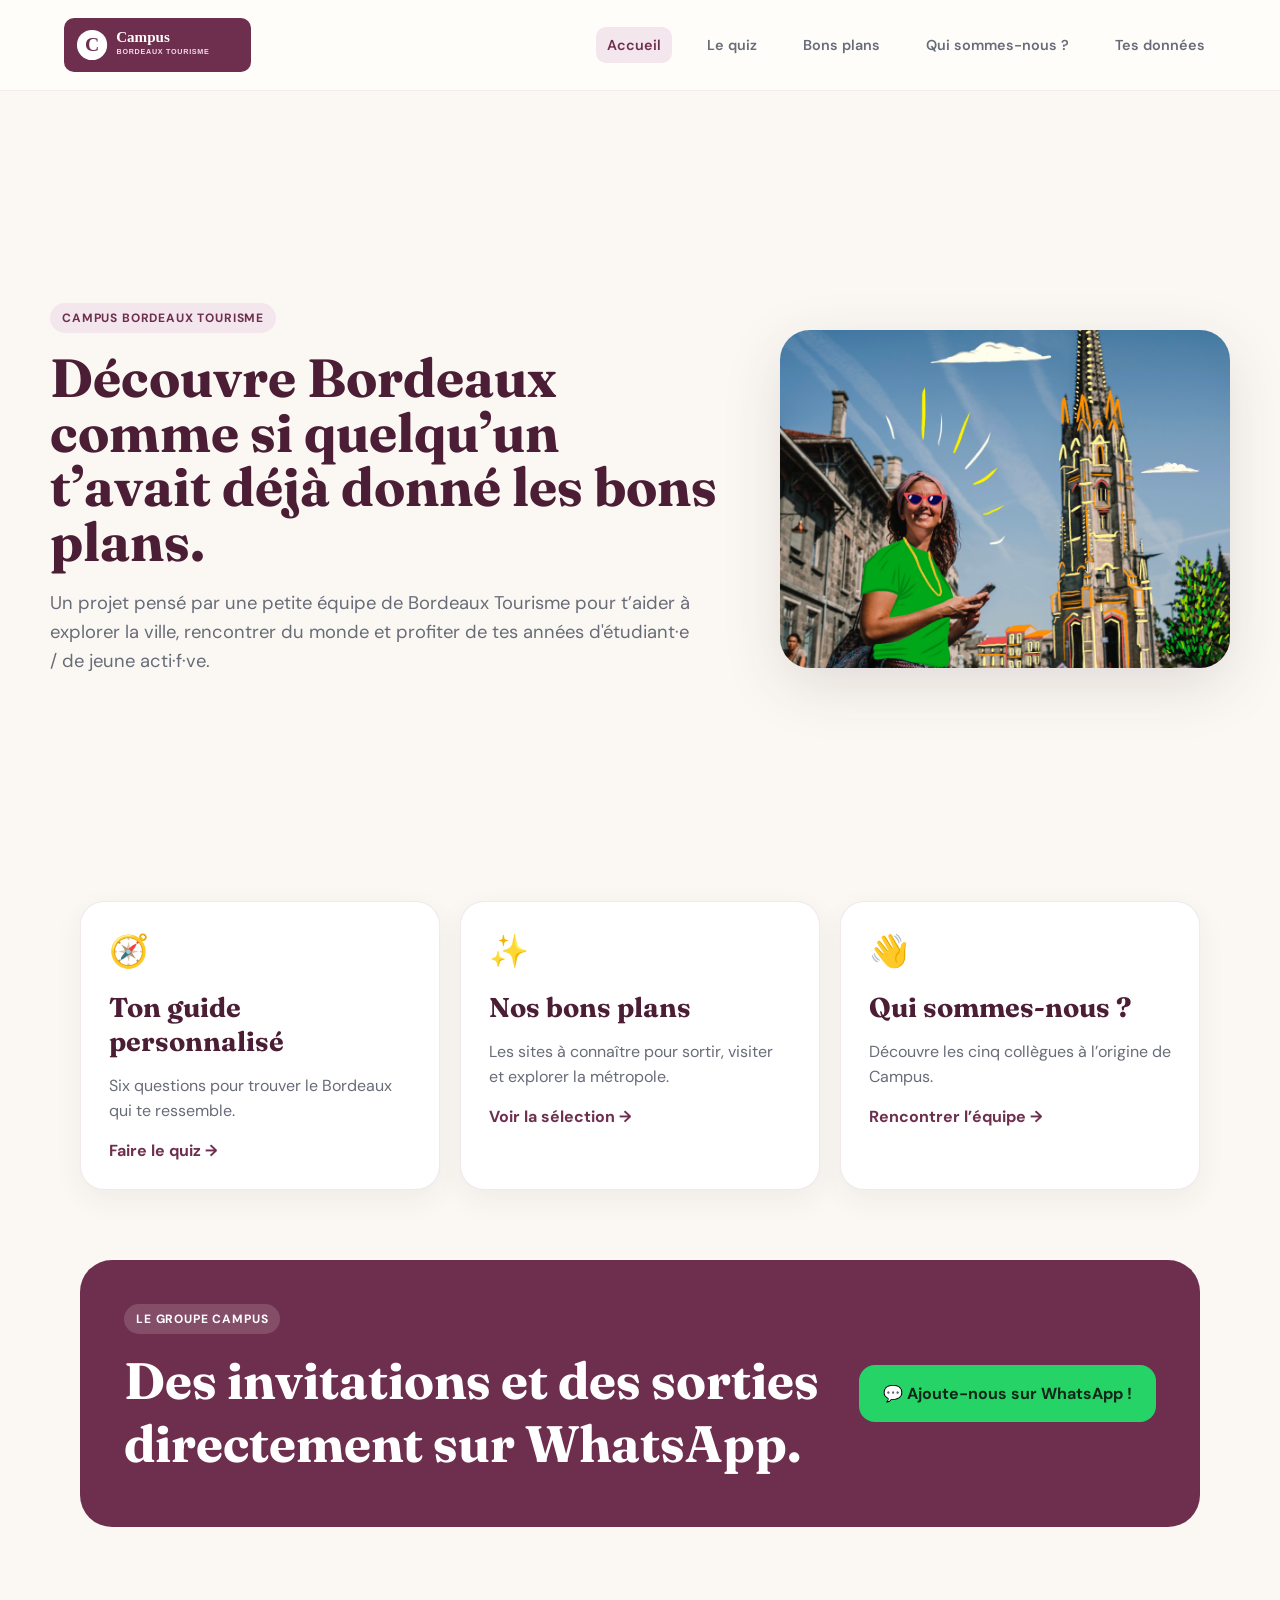
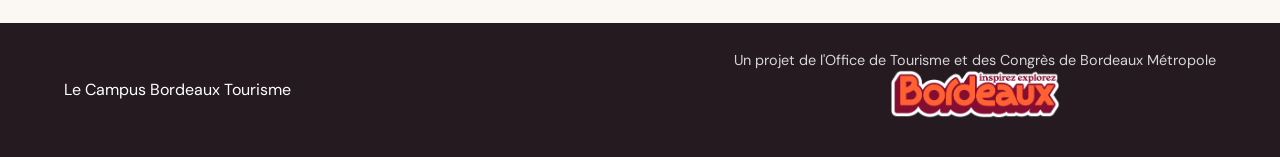
<file: index.html>
<!DOCTYPE html>
<html lang="fr">
<head>
  <meta charset="UTF-8">
  <meta name="viewport" content="width=device-width, initial-scale=1.0">
  <title>Campus Bordeaux Tourisme</title>
  <meta name="description" content="Découvre Campus Bordeaux Tourisme, le quiz étudiant et nos bons plans.">
  <link rel="preconnect" href="https://fonts.googleapis.com">
  <link rel="preconnect" href="https://fonts.gstatic.com" crossorigin>
  <link href="https://fonts.googleapis.com/css2?family=DM+Sans:wght@400;500;600;700&family=Fraunces:opsz,wght@9..144,700&display=swap" rel="stylesheet">
  <link rel="stylesheet" href="style.css">
</head>
<body data-page="home">
  <div data-site-header></div>

  <main>
    <section class="home-hero compact-hero">
      <div class="hero-copy">
        <div class="eyebrow">Campus Bordeaux Tourisme</div>
        <h1>Découvre Bordeaux comme si quelqu’un t’avait déjà donné les bons plans.</h1>
        <p>
          Un projet pensé par une petite équipe de Bordeaux Tourisme pour t’aider à explorer la ville,
          rencontrer du monde et profiter de tes années d'étudiant·e / de jeune acti·f·ve.
        </p>


      </div>
      <div class="hero-image-wrap"><img src="assets/illustration-saint-michel.jpg" class="hero-image"></div>
    </section>

    <section class="home-cards">
      <a href="quiz.html" class="home-card">
        <span class="home-card-icon">🧭</span>
        <h2>Ton guide personnalisé</h2>
        <p>Six questions pour trouver le Bordeaux qui te ressemble.</p>
        <strong>Faire le quiz →</strong>
      </a>
      <a href="bons-plans.html" class="home-card">
        <span class="home-card-icon">✨</span>
        <h2>Nos bons plans</h2>
        <p>Les sites à connaître pour sortir, visiter et explorer la métropole.</p>
        <strong>Voir la sélection →</strong>
      </a>
      <a href="equipe.html" class="home-card">
        <span class="home-card-icon">👋</span>
        <h2>Qui sommes-nous ?</h2>
        <p>Découvre les cinq collègues à l’origine de Campus.</p>
        <strong>Rencontrer l’équipe →</strong>
      </a>
    </section>

    <section class="whatsapp-banner compact-banner">
      <div>
        <span class="eyebrow light">Le groupe Campus</span>
        <h2>Des invitations et des sorties directement sur WhatsApp.</h2>
      </div>
      <a class="whatsapp-button large whatsapp-link" href="#" target="_blank" rel="noopener">
        💬 Ajoute-nous sur WhatsApp !
      </a>
    </section>
  </main>
  <div data-site-footer></div>
  <script src="components.js"></script>
</body>
</html>
</file>
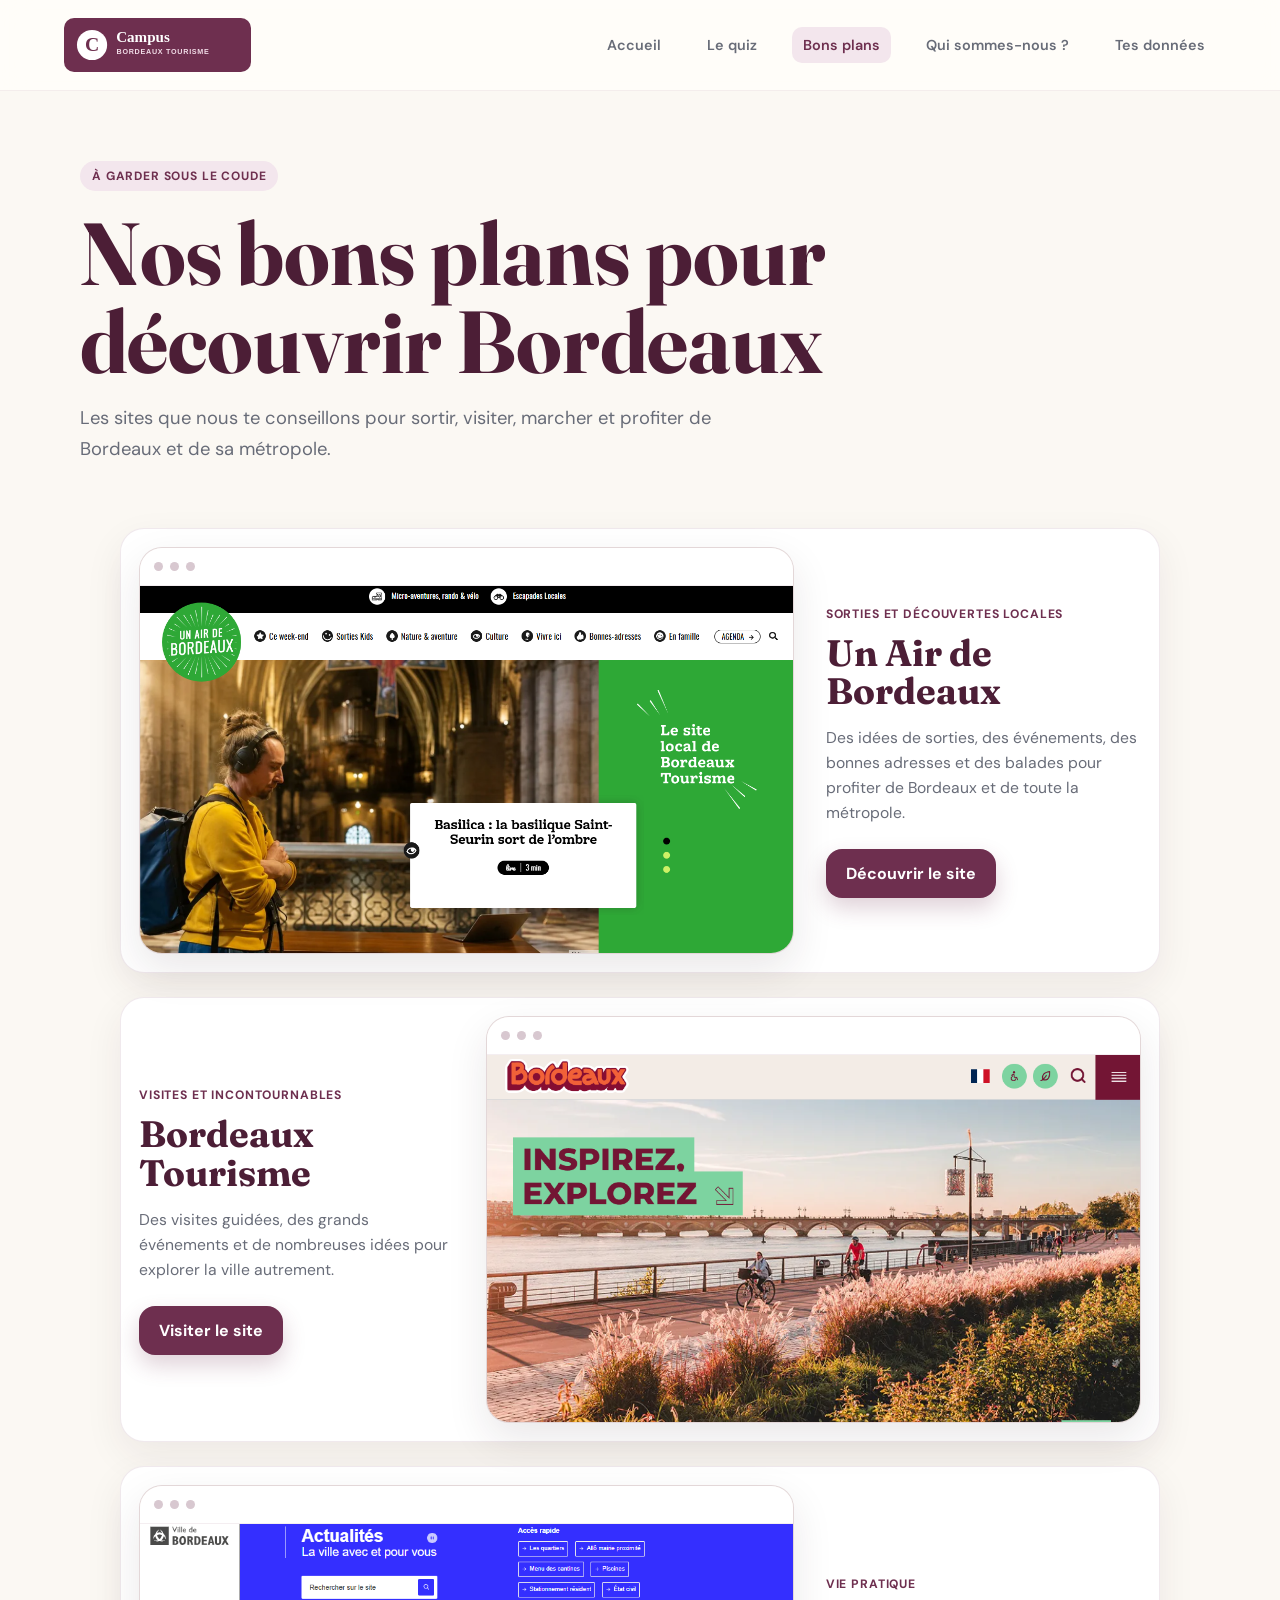
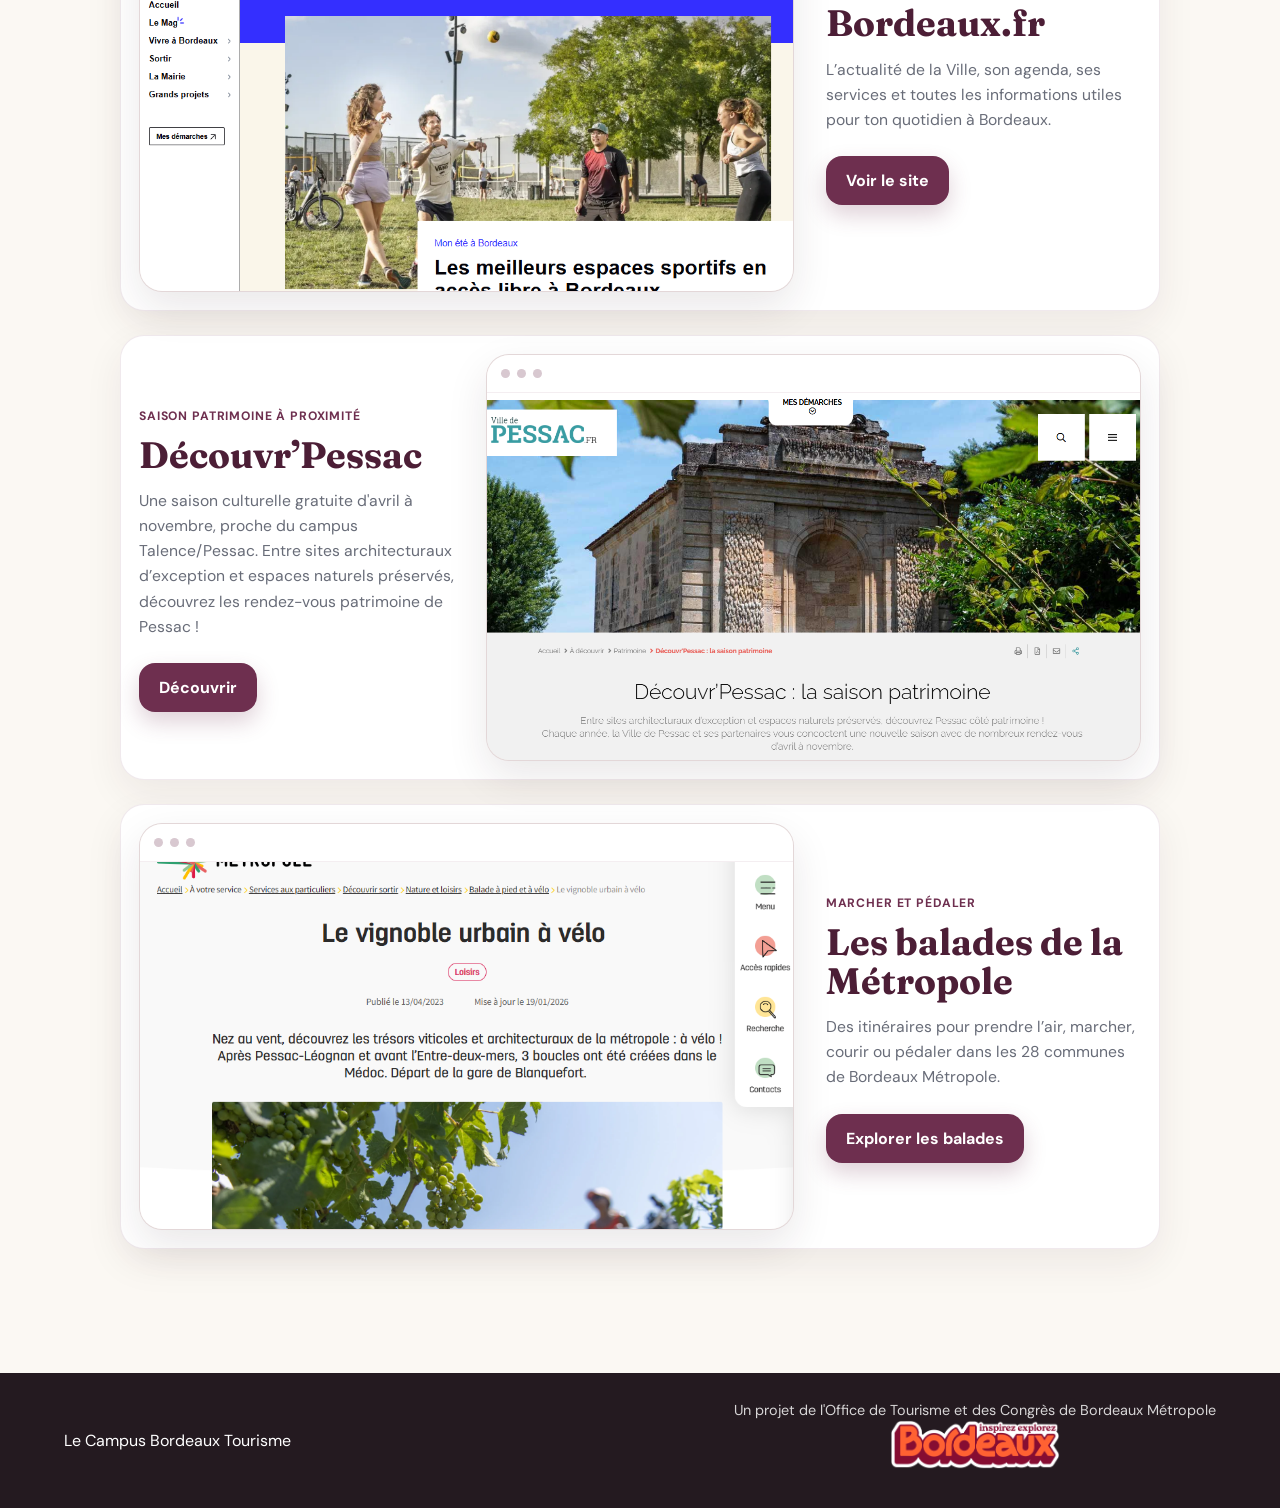
<file: bons-plans.html>
<!DOCTYPE html>
<html lang="fr">
<head>
  <meta charset="UTF-8">
  <meta name="viewport" content="width=device-width, initial-scale=1.0">
  <title>Bons plans – Campus Bordeaux Tourisme</title>
  <meta name="description" content="Les sites et ressources recommandés pour découvrir Bordeaux.">
  <link rel="preconnect" href="https://fonts.googleapis.com">
  <link rel="preconnect" href="https://fonts.gstatic.com" crossorigin>
  <link href="https://fonts.googleapis.com/css2?family=DM+Sans:wght@400;500;600;700&family=Fraunces:opsz,wght@9..144,700&display=swap" rel="stylesheet">
  <link rel="stylesheet" href="style.css">

  <style>
    .resources-section{
      width:min(1040px,calc(100% - 40px));
      margin:0 auto;
      padding:20px 0 100px;
    }

    .resource-card{
      display:grid;
      grid-template-columns:minmax(0,1.35fr) minmax(280px,.65fr);
      gap:32px;
      align-items:center;
      padding:18px;
      margin-bottom:24px;
      background:#fff;
      border:1px solid rgba(110,47,79,.1);
      border-radius:24px;
      box-shadow:0 14px 38px rgba(52,31,44,.07);
    }

    .resource-card.reverse{
      grid-template-columns:minmax(280px,.65fr) minmax(0,1.35fr);
    }

    .resource-card.reverse .resource-preview{
      order:2;
    }

    .resource-card.reverse .resource-content{
      order:1;
    }

    .resource-preview{
      overflow:hidden;
      border:1px solid rgba(110,47,79,.13);
      border-radius:23px;
      background:#f5f0ec;
      box-shadow:0 16px 40px rgba(52,31,44,.1);
    }

    .browser-bar{
      height:38px;
      display:flex;
      align-items:center;
      gap:7px;
      padding:0 14px;
      background:#fff;
      border-bottom:1px solid rgba(110,47,79,.08);
    }

    .browser-bar span{
      width:9px;
      height:9px;
      border-radius:50%;
      background:#d8c8d0;
    }

    .screenshot-placeholder{
      min-height:250px;
      aspect-ratio:16/9;
      display:flex;
      flex-direction:column;
      align-items:center;
      justify-content:center;
      padding:18px;
      text-align:center;
      background:
        linear-gradient(135deg,rgba(110,47,79,.07),rgba(240,201,95,.16)),
        #f7f2ee;
      color:var(--accent-dark);
    }

    .screenshot-placeholder strong{
      font-family:"Fraunces",serif;
      font-size:clamp(1.4rem,2.5vw,2.1rem);
    }

    .screenshot-placeholder small{
      margin-top:10px;
      color:var(--muted);
    }

    .resource-label{
      display:inline-block;
      margin-bottom:12px;
      color:var(--accent);
      font-size:.76rem;
      font-weight:700;
      letter-spacing:.07em;
      text-transform:uppercase;
    }

    .resource-content h2{
      margin:0 0 14px;
      font-family:"Fraunces",serif;
      font-size:clamp(1.7rem,3vw,2.3rem);
      line-height:1.05;
      color:var(--accent-dark);
    }

    .resource-content p{
      margin:0 0 24px;
      color:var(--muted);
      font-size:.98rem;
      line-height:1.6;
    }

    @media(max-width:900px){
      .resource-card,
      .resource-card.reverse{
        grid-template-columns:1fr;
        gap:20px;
        padding:18px;
      }

      .resource-card.reverse .resource-preview,
      .resource-card.reverse .resource-content{
        order:initial;
      }

      .screenshot-placeholder{
        min-height:200px;
      }
    }

    @media(max-width:560px){
      .resources-section{
        width:min(100% - 22px,1120px);
      }

      .resource-card{
        border-radius:22px;
        padding:14px;
      }

      .resource-preview{
        border-radius:17px;
      }

      .resource-content{
        padding:4px 6px 10px;
      }

      .screenshot-placeholder{
        min-height:160px;
      }

      .resource-content .primary{
        width:100%;
      }
    }
  </style>

</head>
<body data-page="plans">
  <div data-site-header></div>


  <main class="page-main">
    <section class="page-intro">
      <div class="eyebrow">À garder sous le coude</div>
      <h1>Nos bons plans pour découvrir Bordeaux</h1>
      <p>
        Les sites que nous te conseillons pour sortir, visiter, marcher
        et profiter de Bordeaux et de sa métropole.
      </p>
    </section>

    <section class="resources-section">
      <article class="resource-card">
        <div class="resource-preview">
          <div class="browser-bar" aria-hidden="true">
            <span></span><span></span><span></span>
          </div>
          <div class="cont-screenshot-bons-plans">
            <img src="assets/capture-uadb.png">
          </div>
        </div>
        <div class="resource-content">
          <span class="resource-label">Sorties et découvertes locales</span>
          <h2>Un Air de Bordeaux</h2>
          <p>
            Des idées de sorties, des événements, des bonnes adresses et des balades
            pour profiter de Bordeaux et de toute la métropole.
          </p>
          <a class="primary compact" href="https://www.unairdebordeaux.fr/" target="_blank" rel="noopener">
            Découvrir le site
          </a>
        </div>
      </article>

      <article class="resource-card reverse">
        <div class="resource-preview">
          <div class="browser-bar" aria-hidden="true">
            <span></span><span></span><span></span>
          </div>
          <div class="cont-screenshot-bons-plans">
            <img src="assets/capture-bordeaux-tourisme.png">
          </div>
        </div>
        <div class="resource-content">
          <span class="resource-label">Visites et incontournables</span>
          <h2>Bordeaux Tourisme</h2>
          <p>
            Des visites guidées, des grands événements et de nombreuses idées
            pour explorer la ville autrement.
          </p>
          <a class="primary compact" href="https://www.bordeaux-tourisme.com/" target="_blank" rel="noopener">
            Visiter le site
          </a>
        </div>
      </article>

      <article class="resource-card">
        <div class="resource-preview">
          <div class="browser-bar" aria-hidden="true">
            <span></span><span></span><span></span>
          </div>
          <div class="cont-screenshot-bons-plans">
            <img src="assets/capture-site-ville-bordeaux.png">
          </div>
        </div>
        <div class="resource-content">
          <span class="resource-label">Vie pratique</span>
          <h2>Bordeaux.fr</h2>
          <p>
            L’actualité de la Ville, son agenda, ses services et toutes les
            informations utiles pour ton quotidien à Bordeaux.
          </p>
          <a class="primary compact" href="https://www.bordeaux.fr/" target="_blank" rel="noopener">
            Voir le site
          </a>
        </div>
      </article>

      <article class="resource-card reverse">
        <div class="resource-preview">
          <div class="browser-bar" aria-hidden="true">
            <span></span><span></span><span></span>
          </div>
          <div class="cont-screenshot-bons-plans">
            <img src="assets/capture-decouvr-pessac.png">
          </div>
        </div>
        <div class="resource-content">
          <span class="resource-label">Saison patrimoine à proximité</span>
          <h2>Découvr’Pessac</h2>
          <p>
            Une saison culturelle gratuite d'avril à novembre, proche du campus Talence/Pessac. Entre sites architecturaux d’exception et espaces naturels préservés, découvrez les rendez-vous patrimoine de Pessac !
          </p>
          <a class="primary compact" href="https://www.pessac.fr/a-decouvrir/patrimoine/decouvrpessac-la-saison-patrimoine-537.html" target="_blank" rel="noopener">
            Découvrir
          </a>
        </div>
      </article>

      <article class="resource-card">
        <div class="resource-preview">
          <div class="browser-bar" aria-hidden="true">
            <span></span><span></span><span></span>
          </div>
          <div class="cont-screenshot-bons-plans">
            <img src="assets/capture-balades-metropole.png">
          </div>
        </div>
        </div>
        <div class="resource-content">
          <span class="resource-label">Marcher et pédaler</span>
          <h2>Les balades de la Métropole</h2>
          <p>
            Des itinéraires pour prendre l’air, marcher, courir ou pédaler
            dans les 28 communes de Bordeaux Métropole.
          </p>
          <a class="primary compact" href="https://www.bordeaux-metropole.fr/a-votre-service/services-aux-particuliers/decouvrir-sortir/nature-loisirs/balades-a-pied-a-velo" target="_blank" rel="noopener">
            Explorer les balades
          </a>
        </div>
      </article>
    </section>
  </main>
  <div data-site-footer></div>

  <script src="components.js"></script>
</body>
</html>
</file>
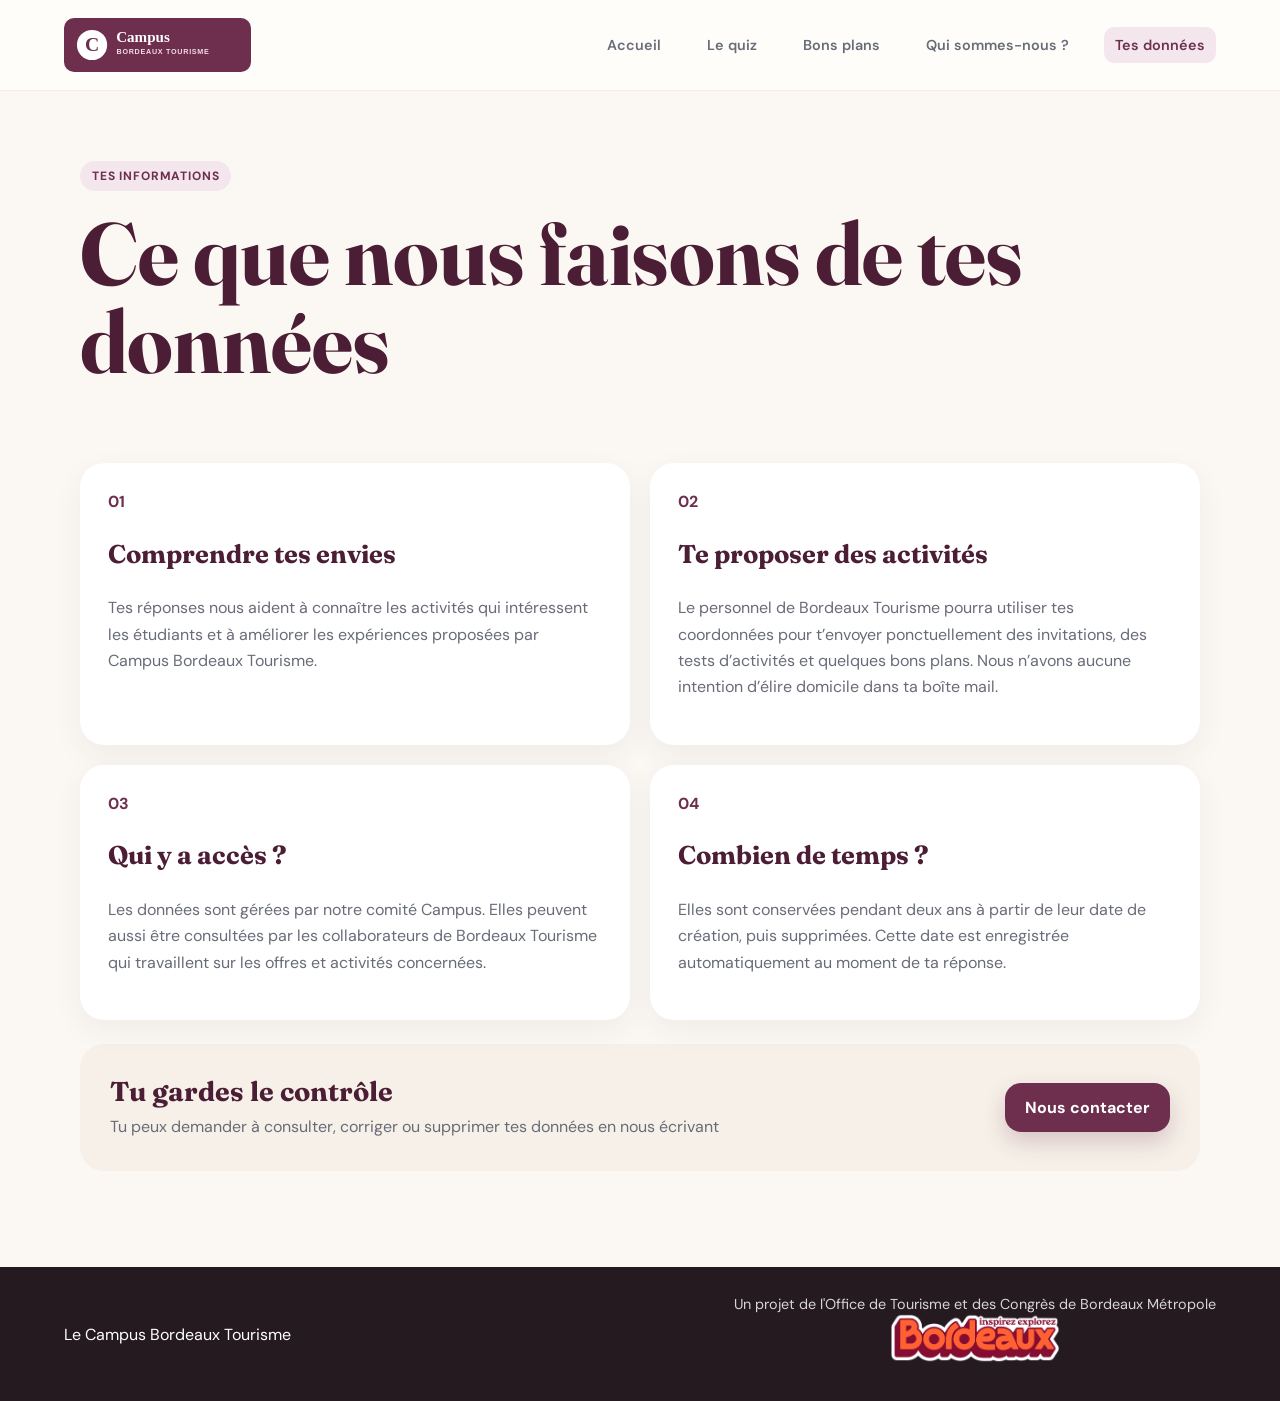
<file: donnees.html>
<!DOCTYPE html>
<html lang="fr">
<head>
  <meta charset="UTF-8">
  <meta name="viewport" content="width=device-width, initial-scale=1.0">
  <title>Tes données – Campus Bordeaux Tourisme</title>
  <meta name="description" content="Comprends comment Campus Bordeaux Tourisme utilise et protège tes données.">
  <link rel="preconnect" href="https://fonts.googleapis.com">
  <link rel="preconnect" href="https://fonts.gstatic.com" crossorigin>
  <link href="https://fonts.googleapis.com/css2?family=DM+Sans:wght@400;500;600;700&family=Fraunces:opsz,wght@9..144,700&display=swap" rel="stylesheet">
  <link rel="stylesheet" href="style.css">
</head>
<body data-page="data">
  <div data-site-header></div>

  <main class="page-main">
    <section class="page-intro">
      <div class="eyebrow">Tes informations</div>
      <h1>Ce que nous faisons de tes données</h1>
    </section>
<section class="section privacy-section" id="donnees">
      <div class="section-heading">
        <div>
          <div class="eyebrow">Tes informations</div>
          <h2>À quoi servent tes données ?</h2>
        </div>
        <p>La version claire, sans te faire subir une notice de 47 pages.</p>
      </div>

      <div class="privacy-grid">
        <article>
          <span>01</span>
          <h3>Comprendre tes envies</h3>
          <p>
            Tes réponses nous aident à connaître les activités qui intéressent les étudiants
            et à améliorer les expériences proposées par Campus Bordeaux Tourisme.
          </p>
        </article>
        <article>
          <span>02</span>
          <h3>Te proposer des activités</h3>
          <p>
            Le personnel de Bordeaux Tourisme pourra utiliser tes coordonnées pour t’envoyer
            ponctuellement des invitations, des tests d’activités et quelques bons plans.
            Nous n’avons aucune intention d’élire domicile dans ta boîte mail.
          </p>
        </article>
        <article>
          <span>03</span>
          <h3>Qui y a accès ?</h3>
          <p>
            Les données sont gérées par notre comité Campus. Elles peuvent aussi être consultées
            par les collaborateurs de Bordeaux Tourisme qui travaillent sur les offres et activités concernées.
          </p>
        </article>
        <article>
          <span>04</span>
          <h3>Combien de temps ?</h3>
          <p>
            Elles sont conservées pendant deux ans à partir de leur date de création,
            puis supprimées. Cette date est enregistrée automatiquement au moment de ta réponse.
          </p>
        </article>
      </div>

      <div class="rights-box">
        <div>
          <h3>Tu gardes le contrôle</h3>
          <p>
            Tu peux demander à consulter, corriger ou supprimer tes données en nous écrivant
          </p>
        </div>
        <a class="primary compact" href="mailto:communication@bordeaux-tourisme.com" data-contact-email>Nous contacter</a>
      </div>
    </section>
  </main>
  <div data-site-footer></div>

  <script src="components.js"></script>
</body>
</html>
</file>
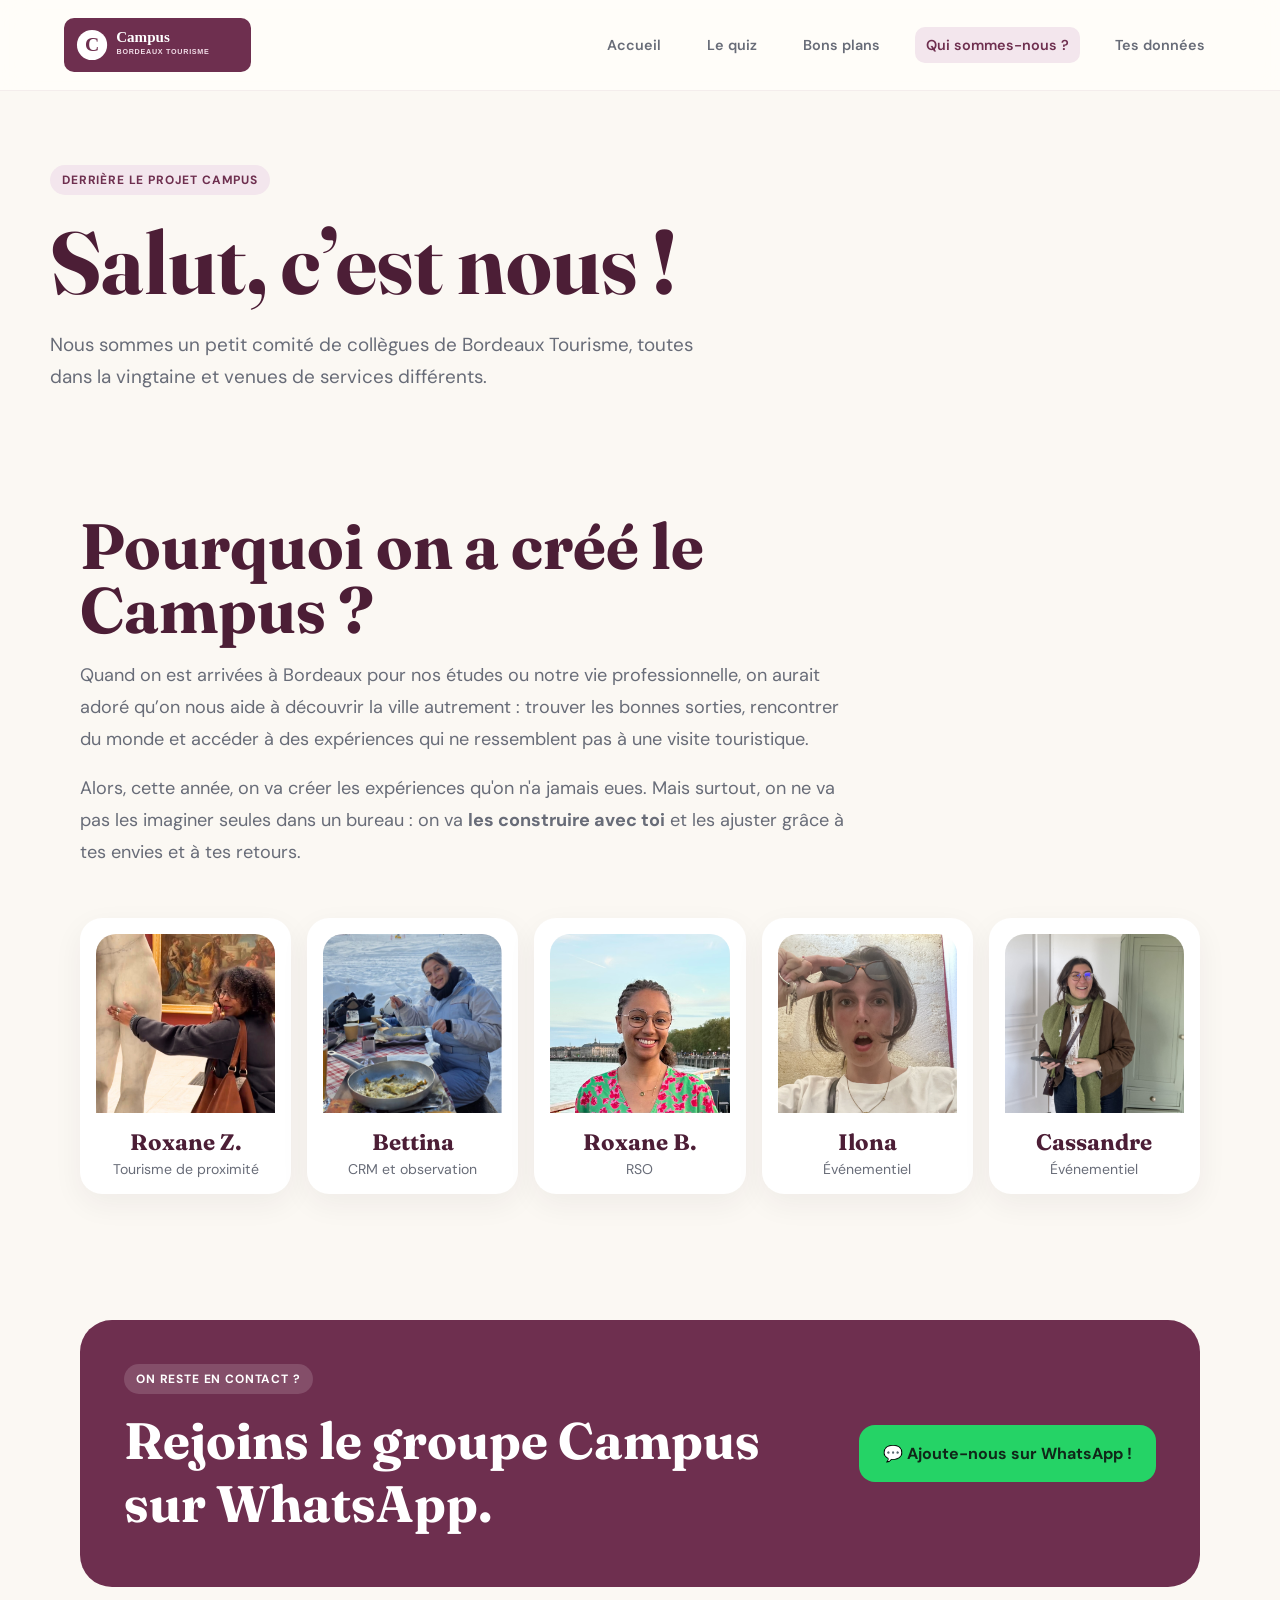
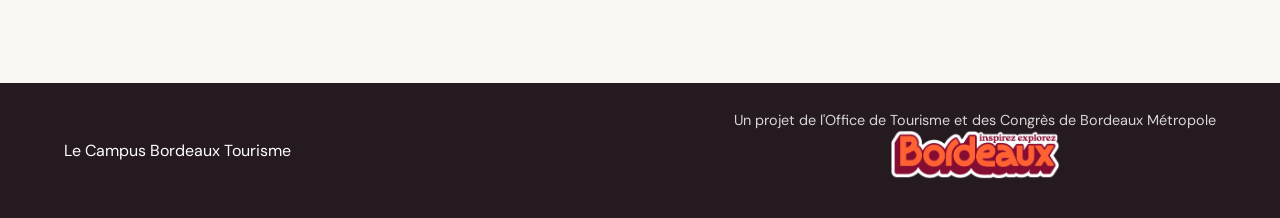
<file: equipe.html>
<!DOCTYPE html>
<html lang="fr">
<head>
  <meta charset="UTF-8">
  <meta name="viewport" content="width=device-width, initial-scale=1.0">
  <title>Qui sommes-nous ? – Campus Bordeaux Tourisme</title>
  <meta name="description" content="Découvre l'équipe à l'origine de Campus Bordeaux Tourisme.">
  <link rel="preconnect" href="https://fonts.googleapis.com">
  <link rel="preconnect" href="https://fonts.gstatic.com" crossorigin>
  <link href="https://fonts.googleapis.com/css2?family=DM+Sans:wght@400;500;600;700&family=Fraunces:opsz,wght@9..144,700&display=swap" rel="stylesheet">
  <link rel="stylesheet" href="style.css">
</head>
<body data-page="team">
  <div data-site-header></div>

  <main class="page-main">
<section class="about-hero">
      <div>
        <div class="eyebrow">Derrière le projet Campus</div>
        <h1>Salut, c’est nous !</h1>
        <p>
          Nous sommes un petit comité de collègues de Bordeaux Tourisme,
          toutes dans la vingtaine et venues de services différents.
        </p>
        <div class="bt-logo-wrap">
          <img src="assets/bordeaux-tourisme-logo.png" alt="Logo Bordeaux Tourisme" class="bt-logo">
        </div>
      </div>
      <!--<span><div class="group-placeholder">
        📷</span>
        <strong>Photo d’équipe</strong>
        <small>Placeholder à remplacer</small>
      </div>-->
    </section>

    <section class="section prose-section" id="equipe">
      <div class="prose">
        <h2>Pourquoi on a créé le Campus ?</h2>
        <p>
          Quand on est arrivées à Bordeaux pour nos études ou notre vie professionnelle, on aurait adoré qu’on nous aide à découvrir la ville autrement :
          trouver les bonnes sorties, rencontrer du monde et accéder à des expériences qui ne ressemblent pas
          à une visite touristique.
        </p>
        <p>
          Alors, cette année, on va créer les expériences qu'on n'a jamais eues.
          Mais surtout, on ne va pas les imaginer seules dans un bureau : on va <strong>les construire avec toi</strong> et les ajuster grâce à tes envies et à tes retours.
        </p>
      </div>

      <div class="team-grid">
        <article class="member-card">
          <img src="assets/équipe/pp-roxanez.png" class="portrait-image">
          <h3>Roxane Z.</h3>
          <p>Tourisme de proximité</p>
        </article>
        <article class="member-card">
          <img src="assets/équipe/pp-bettina.png" class="portrait-image">
          <h3>Bettina</h3>
          <p>CRM et observation</p>
        </article>
        <article class="member-card">
          <img src="assets/équipe/pp-roxaneb.png" class="portrait-image">
          <h3>Roxane B.</h3>
          <p>RSO</p>
        </article>
        <article class="member-card">
          <img src="assets/équipe/pp-ilona.png" class="portrait-image">
          <h3>Ilona</h3>
          <p>Événementiel</p>
        </article>
        <article class="member-card">
          <img src="assets/équipe/pp-cassandre.png" class="portrait-image">
          <h3>Cassandre</h3>
          <p>Événementiel</p>
        </article>
      </div>
    </section>
    <section class="whatsapp-banner compact-banner">
      <div>
        <span class="eyebrow light">On reste en contact ?</span>
        <h2>Rejoins le groupe Campus sur WhatsApp.</h2>
      </div>
      <a class="whatsapp-button large whatsapp-link" href="#" target="_blank" rel="noopener">
        💬 Ajoute-nous sur WhatsApp !
      </a>
    </section>
  </main>
  <div data-site-footer></div>
  <script src="components.js"></script>
</body>
</html>
</file>
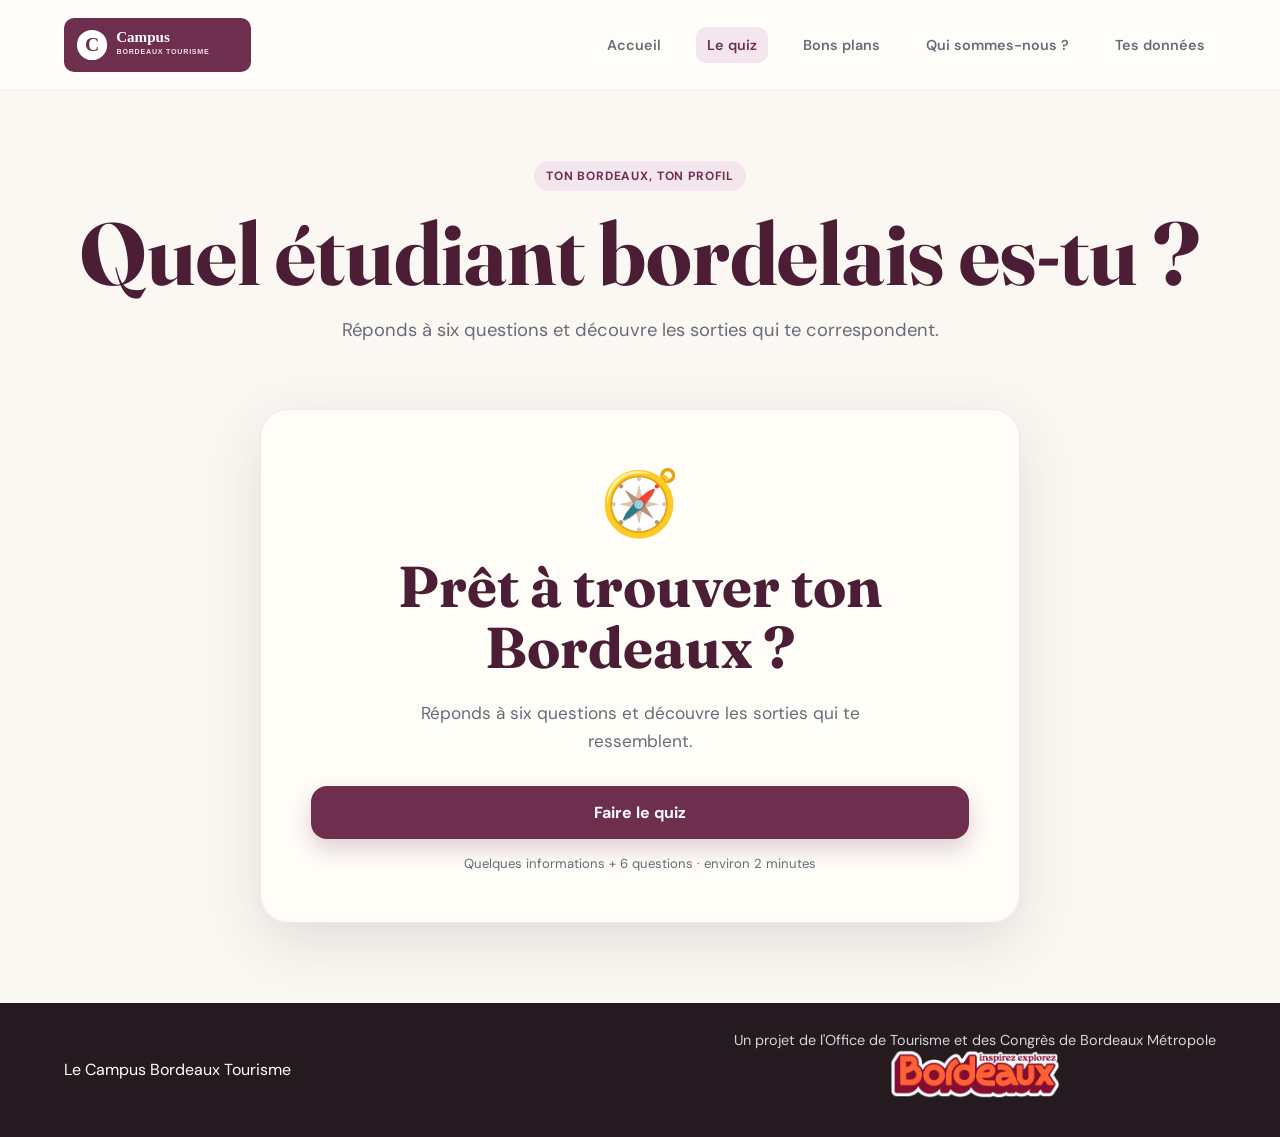
<file: quiz.html>
<!DOCTYPE html>
<html lang="fr">
<head>
  <meta charset="UTF-8">
  <meta name="viewport" content="width=device-width, initial-scale=1.0">
  <title>Le quiz – Campus Bordeaux Tourisme</title>
  <meta name="description" content="Réponds au quiz et découvre ton guide personnalisé de Bordeaux.">
  <link rel="preconnect" href="https://fonts.googleapis.com">
  <link rel="preconnect" href="https://fonts.gstatic.com" crossorigin>
  <link href="https://fonts.googleapis.com/css2?family=DM+Sans:wght@400;500;600;700&family=Fraunces:opsz,wght@9..144,700&display=swap" rel="stylesheet">
  <link rel="stylesheet" href="style.css">
</head>
<body data-page="quiz">
  <div data-site-header></div>

  <main class="page-main">
    <section class="page-intro centered-intro">
      <div class="eyebrow">Ton Bordeaux, ton profil</div>
      <h1>Quel étudiant bordelais es-tu ?</h1>
      <p>Réponds à six questions et découvre les sorties qui te correspondent.</p>
    </section>
    <section class="quiz-page-section">
<div class="quiz-shell">
        <section class="quiz-card" id="intro">
          <div class="hero-emoji">🧭</div>
          <h2>Prêt à trouver ton Bordeaux ?</h2>
          <p class="lead">Réponds à six questions et découvre les sorties qui te ressemblent.</p>
          <button class="primary" id="openFormBtn">Faire le quiz</button>
          <p class="microcopy">Quelques informations + 6 questions · environ 2 minutes</p>
        </section>

        <section class="quiz-card hidden" id="identity">
          <div class="eyebrow">Avant de commencer</div>
          <h2 class="form-title">Faisons connaissance</h2>
          <p class="form-intro">Ces informations nous aident à mieux te connaitre, pour te proposer des expériences sur-mesure !</p>

          <form id="identityForm">
            <div class="form-grid two-columns">
              <label>
                <span>Prénom</span>
                <input id="firstName" name="firstName" autocomplete="given-name" required maxlength="60" placeholder="Camille">
              </label>
              <label>
                <span>Nom</span>
                <input id="lastName" name="lastName" autocomplete="family-name" required maxlength="60" placeholder="Dupont">
              </label>
            </div>

            <label>
              <span>École ou établissement</span>
              <div class="combobox" id="schoolCombobox">
                <input id="schoolSearch" autocomplete="off" role="combobox" aria-expanded="false"
                  aria-controls="schoolOptions" placeholder="Tape le nom de ton école…" required>
                <div class="options hidden" id="schoolOptions" role="listbox"></div>
              </div>
            </label>

            <label class="hidden" id="otherSchoolWrap">
              <span>Quel établissement ?</span>
              <input id="otherSchool" maxlength="120" placeholder="Nom de ton école ou de ta formation">
              <small>Il sera proposé lors des prochaines sessions sur cet appareil.</small>
            </label>

            <label>
              <span>Année de naissance</span>
              <input id="birthYear" name="birthYear" type="number" inputmode="numeric" min="1940" max="2012" required placeholder="2004">
              <small class="funny-note">Promis, c’est uniquement pour nos statistiques (et pour vérifier si, avec nos fins de vingtaine, nous sommes déjà officiellement des antiquités...🦖)</small>
            </label>

            <label>
              <span>Adresse e-mail</span>
              <input id="email" name="email" type="email" autocomplete="email" required placeholder="toi@exemple.fr">
              <small>Pour pouvoir t’envoyer quelques invitations et bons plans !</small>
            </label>

            <label class="consent">
              <input type="checkbox" id="privacyConsent" required>
              <span>
                J’ai lu les informations sur l’utilisation de mes données et j’accepte d’être recontacté ponctuellement
                dans le cadre de Campus Bordeaux Tourisme.
                <a href="donnees.html" target="_blank">Voir le détail</a>
              </span>
            </label>

            <button class="primary" type="submit">Commencer le quiz</button>
            <button class="secondary" type="button" id="backBtn">Retour</button>
          </form>
        </section>

        <section class="quiz-card hidden" id="quiz">
          <div class="topbar">
            <span id="questionCount">Question 1 sur 6</span>
            <button class="link-button" id="restartBtn" type="button">Recommencer</button>
          </div>
          <div class="progress" aria-hidden="true"><div class="progress-fill" id="progressFill"></div></div>
          <div id="questionArea"></div>
        </section>

        <section class="quiz-card result-card hidden" id="result">
          <div class="eyebrow">Ton profil bordelais</div>
          <div class="result-icon" id="resultIcon">✨</div>
          <h2 id="resultTitle"></h2>
          <p class="result-tagline" id="resultTagline"></p>
          <p id="resultDescription"></p>

          <div class="recommendations">
            <h3>Ton Bordeaux idéal</h3>
            <ul id="resultIdeas"></ul>
          </div>

          <a href="#" class="primary download" id="guideLink">Découvrir mon guide</a>

          <div class="team-preview">
            <div class="mini-faces" aria-label="Aperçu de l'équipe Campus">
              <img src="assets/équipe/pp-roxanez.png" alt="Roxane Z.">
              <img src="assets/équipe/pp-bettina.png" alt="Bettina">
              <img src="assets/équipe/pp-roxaneb.png" alt="Roxane B.">
              <img src="assets/équipe/pp-ilona.png" alt="Ilona">
              <img src="assets/équipe/pp-cassandre.png" alt="Cassandre">
            </div>
            <div>
              <strong>Tu veux savoir qui se cache derrière Campus ?</strong>
              <p>Nous sommes cinq collègues de Bordeaux Tourisme, toutes dans la vingtaine.</p>
              <a href="equipe.html" target="_blank">Découvrir notre équipe et le projet →</a>
            </div>
          </div>
          <section class="whatsapp-banner compact-banner">
            <div>
              <span class="eyebrow light">Le groupe Campus</span>
              <h2>Des invitations et des sorties directement sur WhatsApp.</h2>
            </div>
            <a class="whatsapp-button large whatsapp-link" href="#" target="_blank" rel="noopener">
              💬 Ajoute-nous sur WhatsApp !
            </a>
          </section>
          <button class="secondary" id="retryBtn">Refaire le quiz</button>
        </section>
      </div>
    </section>
  </main>
  <div data-site-footer></div>

  <script src="script.js"></script>
  <script src="components.js"></script>
</body>
</html>
</file>
<file: style.css>
*{box-sizing:border-box}:root{--ink:#20212b;--muted:#686c78;--paper:#fffdf9;--accent:#6e2f4f;--accent-dark:#4c1e36;--accent-soft:#f3e6ed;--cream:#f6f0e8;--yellow:#f0c95f;--green:#dfe9d6;--white:#fff;--shadow:0 18px 60px rgba(52,31,44,.13)}html{scroll-behavior:smooth}body{margin:0;min-height:100vh;font-family:"DM Sans",sans-serif;color:var(--ink);background:#fbf8f3}a{color:inherit}.site-header{position:sticky;top:0;z-index:50;display:flex;justify-content:space-between;align-items:center;gap:30px;padding:18px clamp(20px,5vw,72px);background:rgba(255,253,249,.93);backdrop-filter:blur(14px);border-bottom:1px solid rgba(110,47,79,.08)}.brand{font-family:"Fraunces",serif;font-size:1.2rem;text-decoration:none;color:var(--accent-dark)}.brand span{font-family:"DM Sans",sans-serif;font-size:.78rem;font-weight:700;text-transform:uppercase;letter-spacing:.04em}.site-header nav{display:flex;gap:24px;flex-wrap:wrap}.site-header nav a{text-decoration:none;color:var(--muted);font-size:.9rem;font-weight:600}.site-header nav a:hover{color:var(--accent)}main{overflow:hidden}.home-hero,.about-hero{width:min(1180px,calc(100% - 40px));margin:44px auto 26px;display:grid;grid-template-columns:1.2fr .8fr;gap:54px;align-items:center}.home-hero{min-height:570px}.hero-copy h1,.about-hero h1{font-family:"Fraunces",serif;color:var(--accent-dark);font-size:clamp(3rem,7vw,6rem);line-height:.98;margin:24px 0}.hero-copy p,.about-hero p{font-size:1.18rem;line-height:1.7;color:var(--muted);max-width:680px}.hero-actions{display:flex;gap:12px;flex-wrap:wrap;margin-top:32px}.hero-visual,.group-placeholder{min-height:430px;border-radius:34px;background:linear-gradient(145deg,#efdce6,#f5cf6a);display:flex;flex-direction:column;align-items:center;justify-content:center;text-align:center;box-shadow:var(--shadow);transform:rotate(2deg)}.hero-visual span,.group-placeholder span{font-size:5rem}.hero-visual strong,.group-placeholder strong{font-family:"Fraunces",serif;font-size:2rem;color:var(--accent-dark);margin-top:18px}.hero-visual small,.group-placeholder small{margin-top:8px;color:var(--muted)}.intro-band{background:var(--accent);color:white;padding:34px 20px;text-align:center}.intro-band p{max-width:880px;margin:0 auto;font-family:"Fraunces",serif;font-size:clamp(1.4rem,3vw,2.25rem);line-height:1.35}.section{width:min(1120px,calc(100% - 40px));margin:0 auto;padding:96px 0}.section-heading{display:flex;justify-content:space-between;align-items:end;gap:40px;margin-bottom:42px}.section-heading h2,.prose h2{font-family:"Fraunces",serif;color:var(--accent-dark);font-size:clamp(2.3rem,5vw,4rem);margin:16px 0 0;line-height:1}.section-heading>p{max-width:440px;color:var(--muted);line-height:1.65;margin:0}.eyebrow{display:inline-block;padding:7px 12px;border-radius:999px;background:var(--accent-soft);color:var(--accent);font-size:.75rem;font-weight:700;letter-spacing:.07em;text-transform:uppercase}.eyebrow.light{background:rgba(255,255,255,.15);color:white}.quiz-shell{max-width:760px;margin:auto}.quiz-card{background:rgba(255,253,248,.98);border:1px solid rgba(110,47,79,.1);border-radius:28px;box-shadow:var(--shadow);padding:clamp(28px,6vw,50px);text-align:center}.hidden{display:none!important}.hero-emoji,.result-icon{font-size:4rem;line-height:1;margin:12px 0 20px}.quiz-card h2{font-family:"Fraunces",serif;color:var(--accent-dark);font-size:clamp(2.2rem,6vw,3.6rem);margin:0;line-height:1.06}.lead,.result-tagline,.form-intro{font-size:1.08rem;line-height:1.6;color:var(--muted);max-width:540px;margin:22px auto 30px}.primary,.secondary,.whatsapp-button{border-radius:16px;padding:16px 20px;font:inherit;font-weight:700;cursor:pointer;transition:.18s;text-decoration:none;text-align:center}.primary{display:inline-flex;align-items:center;justify-content:center;border:0;background:var(--accent);color:white;box-shadow:0 10px 22px rgba(110,47,79,.22)}.primary:hover{background:var(--accent-dark);transform:translateY(-2px)}.primary:not(.compact),.secondary:not(.compact){width:100%}.compact{width:auto;padding:14px 20px}.secondary{display:inline-flex;justify-content:center;border:1px solid rgba(110,47,79,.25);background:transparent;color:var(--accent)}.secondary:hover{background:var(--accent-soft)}.microcopy{color:var(--muted);font-size:.82rem;margin:16px 0 0}.topbar{display:flex;justify-content:space-between;align-items:center;color:var(--muted);font-size:.88rem;margin-bottom:12px}.link-button{border:0;background:transparent;color:var(--accent);cursor:pointer}.progress{height:8px;background:#ece6df;border-radius:999px;overflow:hidden;margin-bottom:34px}.progress-fill{height:100%;width:0;background:var(--accent);transition:width .25s}.question-title{font-family:"Fraunces",serif;color:var(--accent-dark);font-size:clamp(1.8rem,5vw,2.65rem);line-height:1.15;margin:0 0 28px}.answers{display:grid;gap:12px}.answer{border:1px solid rgba(110,47,79,.13);border-radius:18px;padding:17px 18px;background:white;color:var(--ink);text-align:left;cursor:pointer;font-size:1rem;display:flex;align-items:center;gap:14px;transition:.16s}.answer:hover{transform:translateY(-2px);border-color:var(--accent);background:var(--accent-soft)}.answer-emoji{width:42px;height:42px;border-radius:13px;display:grid;place-items:center;background:var(--cream);flex:0 0 auto;font-size:1.35rem}form{text-align:left}.form-grid{display:grid;gap:16px}.two-columns{grid-template-columns:1fr 1fr}label{display:block;margin-bottom:20px}label>span:first-child{display:block;font-weight:700;margin-bottom:8px;color:var(--accent-dark)}input{width:100%;border:1px solid #d8ced4;border-radius:14px;padding:14px 15px;background:white;font:inherit;color:var(--ink);outline:none}input:focus{border-color:var(--accent);box-shadow:0 0 0 4px rgba(110,47,79,.1)}small{display:block;color:var(--muted);line-height:1.45;margin-top:7px}.funny-note{padding:10px 12px;background:var(--cream);border-radius:12px}.combobox{position:relative}.options{position:absolute;z-index:20;left:0;right:0;top:calc(100% + 6px);max-height:260px;overflow:auto;border:1px solid #d8ced4;border-radius:14px;background:white;box-shadow:0 14px 30px rgba(40,24,34,.14);padding:6px}.option{display:block;width:100%;border:0;background:white;padding:11px 12px;border-radius:10px;text-align:left;font:inherit;cursor:pointer}.option:hover{background:var(--accent-soft)}.consent{display:flex;align-items:flex-start;gap:10px;padding:14px;border-radius:14px;background:var(--cream)}.consent input{width:auto;margin-top:4px}.consent span{font-weight:400!important;margin:0!important;font-size:.9rem;line-height:1.45}.recommendations{margin:28px 0;padding:22px;border-radius:20px;background:var(--cream);text-align:left}.recommendations h3{margin:0 0 12px;color:var(--accent-dark)}.recommendations ul{margin:0;padding-left:20px;line-height:1.7}.team-preview{display:grid;grid-template-columns:auto 1fr;gap:22px;align-items:center;text-align:left;padding:22px;margin:26px 0;border-radius:20px;background:var(--accent-soft)}.mini-faces{display:flex}.mini-faces span{width:42px;height:42px;border-radius:50%;display:grid;place-items:center;background:white;border:2px solid var(--accent-soft);margin-left:-8px;color:var(--accent);font-weight:700}.mini-faces span:first-child{margin-left:0}.team-preview p{color:var(--muted);margin:5px 0}.team-preview a{color:var(--accent);font-weight:700}.whatsapp-button{display:inline-flex;align-items:center;justify-content:center;background:#25d366;color:#102719;border:0}.whatsapp-button:hover{transform:translateY(-2px);filter:brightness(.96)}.result-card>.whatsapp-button{width:100%;margin-top:4px}.plans-section{padding-top:84px}.plan-grid{display:grid;grid-template-columns:repeat(2,1fr);gap:20px}.plan-card{display:grid;grid-template-columns:120px 1fr;gap:22px;padding:20px;border:1px solid rgba(110,47,79,.1);border-radius:24px;background:white;text-decoration:none;box-shadow:0 10px 30px rgba(52,31,44,.06);transition:.18s}.plan-card:hover{transform:translateY(-4px);box-shadow:var(--shadow)}.plan-card.featured{grid-column:span 2}.site-preview{min-height:120px;border-radius:18px;display:grid;place-items:center;font-family:"Fraunces",serif;font-size:2rem;color:white}.preview-uadb{background:#f0a164}.preview-tourisme{background:#6e2f4f}.preview-ville{background:#323b64}.preview-pessac{background:#5e8b70}.preview-metropole{background:#d78b55}.card-label{font-size:.75rem;text-transform:uppercase;letter-spacing:.06em;color:var(--accent);font-weight:700}.plan-card h3{font-family:"Fraunces",serif;font-size:1.65rem;color:var(--accent-dark);margin:6px 0}.plan-card p{color:var(--muted);line-height:1.55;margin:0}.whatsapp-banner{width:min(1120px,calc(100% - 40px));margin:20px auto 96px;padding:44px;border-radius:32px;background:var(--accent);color:white;display:flex;justify-content:space-between;align-items:center;gap:30px}.whatsapp-banner h2{font-family:"Fraunces",serif;font-size:clamp(2rem,4vw,3.3rem);margin:15px 0 8px}.whatsapp-banner p{margin:0;color:rgba(255,255,255,.78)}.large{padding:18px 24px;white-space:nowrap}.site-footer{padding:28px clamp(20px,5vw,72px);display:flex;justify-content:space-between;gap:20px;background:#241a20;color:white}.site-footer div{display:flex;gap:20px}.site-footer a{color:rgba(255,255,255,.8)}.about-hero{padding-top:40px}.about-hero h1{font-size:clamp(3rem,7vw,5.5rem)}.group-placeholder{min-height:360px}.prose-section{padding-top:60px}.prose{max-width:780px}.prose p{font-size:1.13rem;line-height:1.75;color:var(--muted)}.team-grid{display:grid;grid-template-columns:repeat(5,1fr);gap:16px;margin-top:50px}.member-card{background:white;border-radius:22px;padding:16px;text-align:center;box-shadow:0 10px 30px rgba(52,31,44,.06)}.portrait-placeholder{aspect-ratio:1;border-radius:17px;background:linear-gradient(145deg,#eee5e9,#e6d1dc);display:grid;place-items:center;color:var(--muted)}.member-card h3{font-family:"Fraunces",serif;color:var(--accent-dark);font-size:1.4rem;margin:15px 0 4px}.member-card p{color:var(--muted);font-size:.88rem;margin:0}.privacy-section{padding-top:70px}.privacy-grid{display:grid;grid-template-columns:repeat(2,1fr);gap:20px}.privacy-grid article{background:white;border-radius:24px;padding:28px;box-shadow:0 10px 30px rgba(52,31,44,.06)}.privacy-grid article>span{color:var(--accent);font-weight:700}.privacy-grid h3{font-family:"Fraunces",serif;color:var(--accent-dark);font-size:1.6rem}.privacy-grid p{color:var(--muted);line-height:1.65}.rights-box{display:flex;justify-content:space-between;align-items:center;gap:30px;margin-top:24px;padding:30px;border-radius:24px;background:var(--cream)}.rights-box h3{font-family:"Fraunces",serif;color:var(--accent-dark);font-size:1.7rem;margin:0 0 8px}.rights-box p{margin:4px 0;color:var(--muted)}.small-note{font-size:.84rem}@media(max-width:820px){.site-header{align-items:flex-start}.site-header nav{display:none}.home-hero,.about-hero{grid-template-columns:1fr}.home-hero{min-height:auto}.hero-visual,.group-placeholder{min-height:300px}.section-heading{display:block}.section-heading>p{margin-top:20px}.plan-grid{grid-template-columns:1fr}.plan-card.featured{grid-column:auto}.team-grid{grid-template-columns:repeat(2,1fr)}.whatsapp-banner{display:block}.whatsapp-banner .whatsapp-button{margin-top:24px;width:100%}.privacy-grid{grid-template-columns:1fr}}@media(max-width:560px){.home-hero,.about-hero,.section,.whatsapp-banner{width:min(100% - 22px,1120px)}.home-hero{margin-top:26px}.hero-copy h1{font-size:3.15rem}.quiz-card{padding:28px 20px;border-radius:22px}.two-columns{grid-template-columns:1fr}.plan-card{grid-template-columns:86px 1fr;padding:15px}.site-preview{min-height:100px}.team-preview{grid-template-columns:1fr}.mini-faces{justify-content:center}.team-grid{grid-template-columns:1fr 1fr}.rights-box{display:block}.rights-box .primary{margin-top:20px;width:100%}.site-footer{display:block}.site-footer div{margin-top:12px;flex-wrap:wrap}}
.campus-logo-placeholder{
width:260px;height:260px;border:3px dashed rgba(255,255,255,.8);
border-radius:32px;display:flex;flex-direction:column;align-items:center;justify-content:center;
background:rgba(255,255,255,.15);backdrop-filter:blur(4px)
}
.campus-logo-placeholder span{font-size:2rem;font-weight:800;color:#fff;letter-spacing:.08em}
.campus-logo-placeholder small{margin-top:10px;color:#fff;text-align:center;padding:0 20px}
.bt-logo-wrap{text-align:center;margin-top:26px}
.bt-logo{max-width:240px;width:70%;height:auto;display:inline-block}

/* Navigation unifiée : uniquement des liens vers des pages */
.site-header .brand{display:flex;align-items:center;gap:10px}
.brand-mark{width:38px;height:38px;border-radius:12px;background:var(--accent);color:#fff;display:grid;place-items:center;font-family:"Fraunces",serif;font-size:1.35rem}
.brand strong{display:block;font-family:"Fraunces",serif;font-size:1.05rem;line-height:1}
.brand span{display:block;margin-top:3px;font-size:.64rem;letter-spacing:.08em}
.site-header nav a{padding:9px 11px;border-radius:10px}
.site-header nav a.active{background:var(--accent-soft);color:var(--accent)}
.menu-toggle{display:none;border:0;background:var(--accent-soft);color:var(--accent);border-radius:10px;padding:8px 11px;font-size:1.2rem}
.page-main{min-height:calc(100vh - 150px)}
.compact-hero{min-height:auto;padding:30px 0 50px}
.home-cards{width:min(1120px,calc(100% - 40px));margin:0 auto 70px;display:grid;grid-template-columns:repeat(3,1fr);gap:20px}
.home-card{background:white;border:1px solid rgba(110,47,79,.1);border-radius:24px;padding:28px;text-decoration:none;box-shadow:0 10px 30px rgba(52,31,44,.06);transition:.18s}
.home-card:hover{transform:translateY(-4px);box-shadow:var(--shadow)}
.home-card-icon{font-size:2rem}
.home-card h2{font-family:"Fraunces",serif;color:var(--accent-dark);font-size:1.7rem;margin:18px 0 8px}
.home-card p{color:var(--muted);line-height:1.55}
.home-card strong{color:var(--accent)}
.page-intro{width:min(1120px,calc(100% - 40px));margin:0 auto;padding:70px 0 25px}
.page-intro h1{font-family:"Fraunces",serif;color:var(--accent-dark);font-size:clamp(3rem,7vw,5.5rem);line-height:1;margin:18px 0}
.page-intro p{max-width:700px;font-size:1.15rem;color:var(--muted);line-height:1.65}
.centered-intro{text-align:center}
.centered-intro p{margin-left:auto;margin-right:auto}
.quiz-page-section{width:min(760px,calc(100% - 24px));margin:0 auto;padding:20px 0 80px}
.quiz-page-section .quiz-shell{margin:0}
.compact-banner{margin-top:30px}
.plans-section{padding-top:35px}
.plans-section .section-heading{display:none}
.privacy-section{padding-top:35px}
.privacy-section>.section-heading{display:none}
.about-hero{padding-top:30px}
@media(max-width:900px){
  .home-cards{grid-template-columns:1fr}
}
@media(max-width:820px){
  .site-header{align-items:center}
  .menu-toggle{display:block}
  .site-header nav{display:none;position:absolute;top:74px;left:12px;right:12px;padding:12px;background:var(--paper);border:1px solid rgba(110,47,79,.1);border-radius:16px;box-shadow:var(--shadow);flex-direction:column}
  .site-header nav.open{display:flex}
  .site-header nav a{display:block}
}


.cont-screenshot-bons-plans{
  aspect-ratio:16 / 9;
  min-height:250px;
  padding:0;
  overflow:hidden;
}
.cont-screenshot-bons-plans img{
  display:block;
  width:100%;
  height:100%;
  object-fit:cover;
}

.member-card .portrait-image{
  border-radius:20px 20px 0 0 !important;
}

.portrait-image{
  width:100%;
  aspect-ratio:1 / 1;
  object-fit:cover;
  object-position:center;
  display:block;

  border-radius:20px 20px 0 0;
  overflow:hidden;
}

.mini-faces{
  display:flex;
  align-items:center;
}

.mini-faces img{
  width:52px;
  height:52px;
  border-radius:50%;
  object-fit:cover;
  object-position:center;
  border:3px solid #fff;
  margin-left:-12px;
  box-shadow:0 4px 12px rgba(0,0,0,.08);
}

.mini-faces img:first-child{
  margin-left:0;
}


/* v3 — header, hero et footer simplifiés */
.site-header{
  min-height:76px;
}
.site-header .brand{
  display:block;
  flex:0 0 auto;
}
.header-campus-logo{
  display:block;
  width:220px;
  max-height:54px;
  object-fit:contain;
  object-position:left center;
}
.brand-mark,
.site-header .brand > div{
  display:none!important;
}
.compact-hero{
  min-height:calc(100vh - 160px);
  padding:36px 0 48px;
  align-items:center;
}
.compact-hero .hero-copy h1{
  font-size:clamp(2.05rem,4.2vw,4rem);
  line-height:1.02;
  max-width:700px;
  margin:18px 0 18px;
}
.compact-hero .hero-copy p{
  font-size:clamp(1rem,1.45vw,1.15rem);
  line-height:1.6;
  max-width:650px;
}
.hero-image-wrap{
  width:100%;
}
.hero-image{
  display:block;
  width:100%;
  max-height:520px;
  aspect-ratio:4/3;
  object-fit:cover;
  border-radius:30px;
  box-shadow:var(--shadow);
}
.hero-actions{
  display:none!important;
}
.bt-logo-wrap{
  display:none!important;
}
.site-footer{
  padding:28px clamp(20px,5vw,72px);
}
.footer-inner{
  width:100%;
  display:flex;
  justify-content:space-between;
  align-items:center;
  gap:30px;
}
.footer-project{
  text-align:center;
}
.footer-project > span{
  display:block;
  margin-bottom:10px;
  color:rgba(255,255,255,.82);
  font-size:.9rem;
}
.footer-bt-logo{
  display:block;
  width:170px;
  max-width:100%;
  height:auto;
  margin:0 auto;
}
@media(max-width:820px){
  .header-campus-logo{width:175px}
  .compact-hero{
    min-height:auto;
    padding-top:24px;
  }
  .compact-hero .hero-copy h1{
    font-size:clamp(2rem,9vw,3rem);
  }
  .footer-inner{
    flex-direction:column;
    text-align:center;
  }
}
@media(max-width:560px){
  .header-campus-logo{width:150px}
  .hero-image{
    border-radius:22px;
  }
}
</file>
